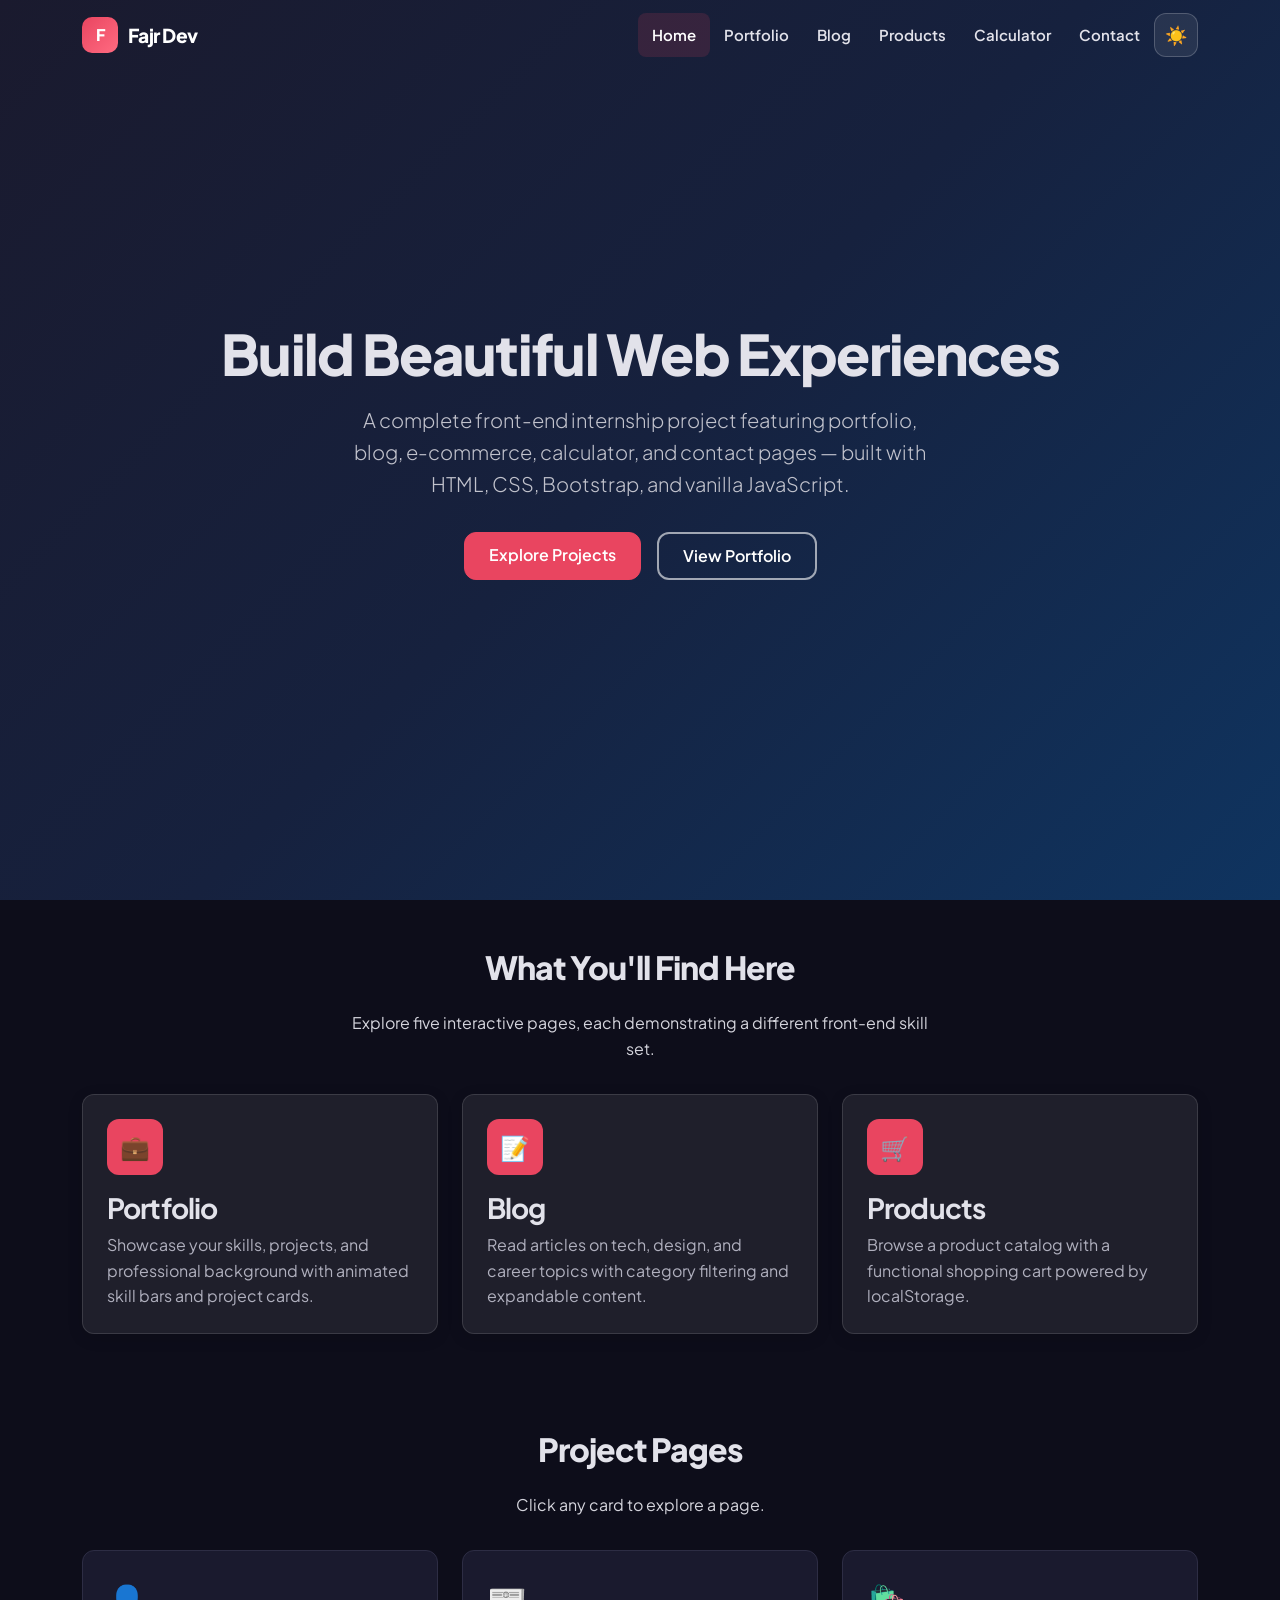
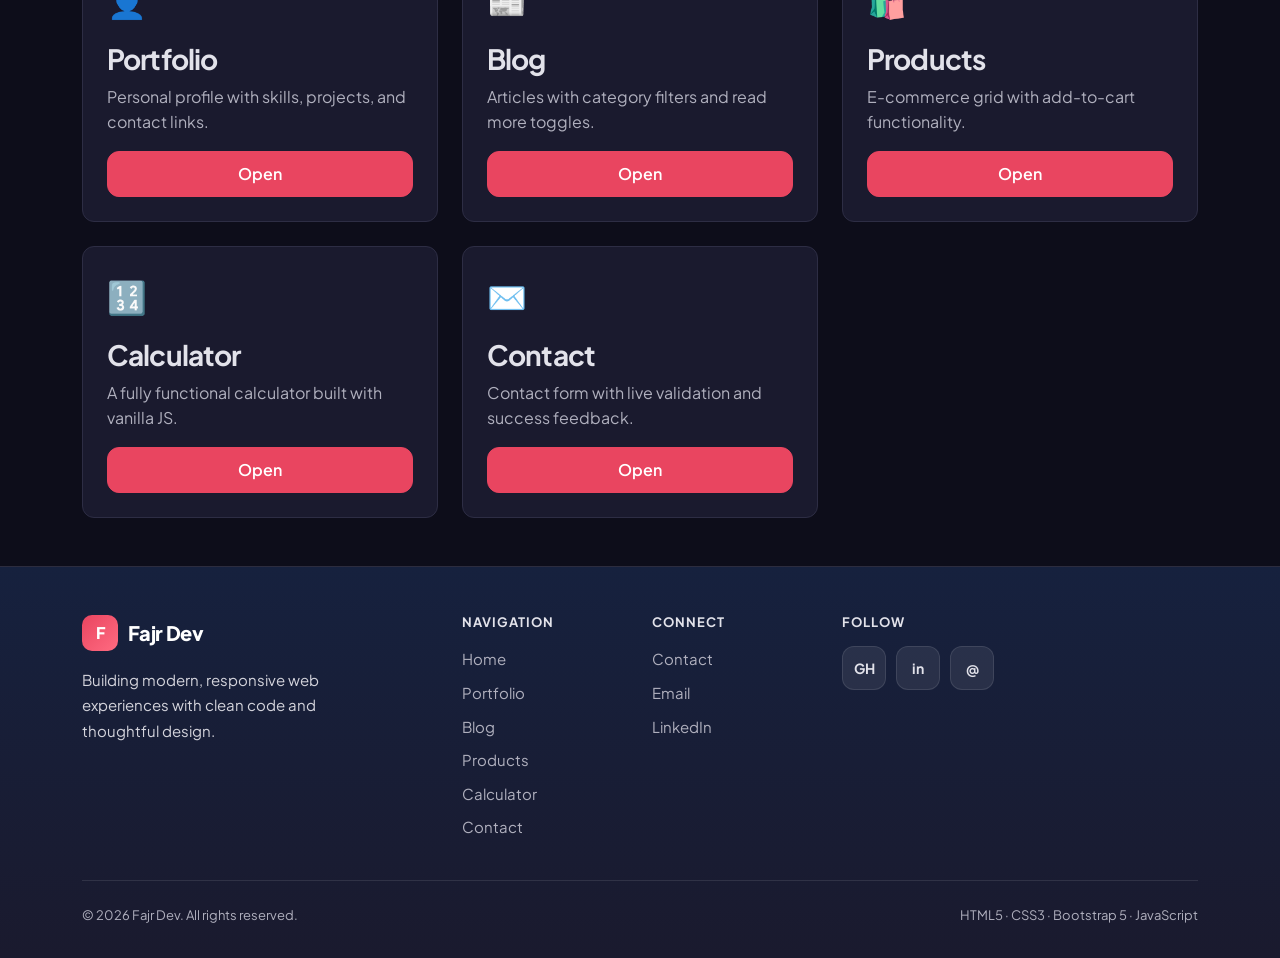
<file: index.html>
<!DOCTYPE html>
<html lang="en">
<head>
  <meta charset="UTF-8">
  <meta name="viewport" content="width=device-width, initial-scale=1.0">
  <meta name="description" content="Fajr Frontend Project — A hub showcasing portfolio, blog, products, calculator, and contact pages.">
  <title>Home | Fajr Frontend Project</title>
  <link rel="preconnect" href="https://fonts.googleapis.com">
  <link rel="preconnect" href="https://fonts.gstatic.com" crossorigin>
  <link href="https://fonts.googleapis.com/css2?family=Plus+Jakarta+Sans:wght@400;600;700;800&family=JetBrains+Mono&display=swap" rel="stylesheet">
  <link rel="stylesheet" href="https://cdn.jsdelivr.net/npm/bootstrap@5.3.3/dist/css/bootstrap.min.css">
  <link rel="stylesheet" href="css/style.css">
</head>
<body data-theme="dark">
  <div id="loader">
    <div class="loader-spinner" role="status" aria-label="Loading"></div>
  </div>

  <header class="site-header">
    <nav class="navbar navbar-expand-lg navbar-dark fixed-top" id="main-navbar">
      <div class="container navbar-container">
        <a class="navbar-brand" href="index.html">
          <span class="brand-mark" aria-hidden="true">F</span>
          <span class="brand-text">Fajr Dev</span>
        </a>
        <div class="navbar-toolbar">
          <button id="theme-toggle" class="theme-toggle-btn" type="button" aria-label="Switch to light mode">
            <span class="theme-icon" aria-hidden="true">☀️</span>
          </button>
          <button class="custom-toggler" type="button" data-bs-toggle="collapse" data-bs-target="#mainNav" aria-controls="mainNav" aria-expanded="false" aria-label="Toggle navigation">
            <span class="toggler-bar"></span>
            <span class="toggler-bar"></span>
            <span class="toggler-bar"></span>
          </button>
        </div>
        <div class="collapse navbar-collapse" id="mainNav">
          <ul class="navbar-nav ms-lg-auto">
            <li class="nav-item"><a class="nav-link" href="index.html">Home</a></li>
            <li class="nav-item"><a class="nav-link" href="pages/portfolio.html">Portfolio</a></li>
            <li class="nav-item"><a class="nav-link" href="pages/blog.html">Blog</a></li>
            <li class="nav-item"><a class="nav-link" href="pages/products.html">Products</a></li>
            <li class="nav-item"><a class="nav-link" href="pages/calculator.html">Calculator</a></li>
            <li class="nav-item"><a class="nav-link" href="pages/contact.html">Contact</a></li>
          </ul>
        </div>
      </div>
    </nav>
  </header>

  <main>
    <!-- ─── Hero ─── -->
    <section class="home-hero" aria-label="Hero">
      <div class="container">
        <h1>Build Beautiful Web Experiences</h1>
        <p class="lead">A complete front-end internship project featuring portfolio, blog, e-commerce, calculator, and contact pages — built with HTML, CSS, Bootstrap, and vanilla JavaScript.</p>
        <div class="hero-cta-group">
          <a href="#pages-grid" class="btn btn-accent">Explore Projects</a>
          <a href="pages/portfolio.html" class="btn btn-outline-light-custom">View Portfolio</a>
        </div>
      </div>
    </section>

    <!-- ─── Overview ─── -->
    <section class="section-padding" aria-labelledby="overview-heading">
      <div class="container">
        <h2 id="overview-heading" class="section-title text-center animate-on-scroll">What You'll Find Here</h2>
        <p class="section-subtitle text-center animate-on-scroll">Explore five interactive pages, each demonstrating a different front-end skill set.</p>
        <div class="row g-4">
          <div class="col-md-4">
            <article class="glass-card p-4 h-100 animate-on-scroll">
              <div class="overview-icon" aria-hidden="true">💼</div>
              <h3>Portfolio</h3>
              <p class="text-muted mb-0">Showcase your skills, projects, and professional background with animated skill bars and project cards.</p>
            </article>
          </div>
          <div class="col-md-4">
            <article class="glass-card p-4 h-100 animate-on-scroll">
              <div class="overview-icon" aria-hidden="true">📝</div>
              <h3>Blog</h3>
              <p class="text-muted mb-0">Read articles on tech, design, and career topics with category filtering and expandable content.</p>
            </article>
          </div>
          <div class="col-md-4">
            <article class="glass-card p-4 h-100 animate-on-scroll">
              <div class="overview-icon" aria-hidden="true">🛒</div>
              <h3>Products</h3>
              <p class="text-muted mb-0">Browse a product catalog with a functional shopping cart powered by localStorage.</p>
            </article>
          </div>
        </div>
      </div>
    </section>

    <!-- ─── Pages Grid ─── -->
    <section id="pages-grid" class="section-padding" aria-labelledby="pages-heading">
      <div class="container">
        <h2 id="pages-heading" class="section-title text-center animate-on-scroll">Project Pages</h2>
        <p class="section-subtitle text-center animate-on-scroll">Click any card to explore a page.</p>
        <div class="row row-cols-1 row-cols-md-2 row-cols-lg-3 g-4">
          <div class="col">
            <article class="page-card animate-on-scroll">
              <div class="page-card-icon" aria-hidden="true">👤</div>
              <h3>Portfolio</h3>
              <p class="text-muted">Personal profile with skills, projects, and contact links.</p>
              <a href="pages/portfolio.html" class="btn btn-accent">Open</a>
            </article>
          </div>
          <div class="col">
            <article class="page-card animate-on-scroll">
              <div class="page-card-icon" aria-hidden="true">📰</div>
              <h3>Blog</h3>
              <p class="text-muted">Articles with category filters and read more toggles.</p>
              <a href="pages/blog.html" class="btn btn-accent">Open</a>
            </article>
          </div>
          <div class="col">
            <article class="page-card animate-on-scroll">
              <div class="page-card-icon" aria-hidden="true">🛍️</div>
              <h3>Products</h3>
              <p class="text-muted">E-commerce grid with add-to-cart functionality.</p>
              <a href="pages/products.html" class="btn btn-accent">Open</a>
            </article>
          </div>
          <div class="col">
            <article class="page-card animate-on-scroll">
              <div class="page-card-icon" aria-hidden="true">🔢</div>
              <h3>Calculator</h3>
              <p class="text-muted">A fully functional calculator built with vanilla JS.</p>
              <a href="pages/calculator.html" class="btn btn-accent">Open</a>
            </article>
          </div>
          <div class="col">
            <article class="page-card animate-on-scroll">
              <div class="page-card-icon" aria-hidden="true">✉️</div>
              <h3>Contact</h3>
              <p class="text-muted">Contact form with live validation and success feedback.</p>
              <a href="pages/contact.html" class="btn btn-accent">Open</a>
            </article>
          </div>
        </div>
      </div>
    </section>

  </main>

  <footer class="site-footer">
    <div class="container">
      <div class="row g-4">
        <div class="col-lg-4 col-md-6">
          <a href="index.html" class="footer-brand">
            <span class="brand-mark" aria-hidden="true">F</span>
            Fajr Dev
          </a>
          <p class="footer-tagline">Building modern, responsive web experiences with clean code and thoughtful design.</p>
        </div>
        <div class="col-lg-2 col-md-3 col-6">
          <h3 class="footer-title">Navigation</h3>
          <ul class="footer-links">
            <li><a href="index.html">Home</a></li>
            <li><a href="pages/portfolio.html">Portfolio</a></li>
            <li><a href="pages/blog.html">Blog</a></li>
            <li><a href="pages/products.html">Products</a></li>
            <li><a href="pages/calculator.html">Calculator</a></li>
            <li><a href="pages/contact.html">Contact</a></li>
          </ul>
        </div>
        <div class="col-lg-2 col-md-3 col-6">
          <h3 class="footer-title">Connect</h3>
          <ul class="footer-links">
            <li><a href="pages/contact.html">Contact</a></li>
            <li><a href="mailto:fajr@example.com">Email</a></li>
            <li><a href="https://linkedin.com" target="_blank" rel="noopener noreferrer">LinkedIn</a></li>
          </ul>
        </div>
        <div class="col-lg-4 col-md-12">
          <h3 class="footer-title">Follow</h3>
          <div class="footer-social">
            <a href="https://github.com/Fajr-9/internship-Quick-" class="footer-social-link" target="_blank" rel="noopener noreferrer" aria-label="GitHub">GH</a>
            <a href="https://linkedin.com" class="footer-social-link" target="_blank" rel="noopener noreferrer" aria-label="LinkedIn">in</a>
            <a href="mailto:fajr@example.com" class="footer-social-link" aria-label="Email">@</a>
          </div>
        </div>
      </div>
      <div class="footer-divider"></div>
      <div class="footer-bottom">
        <span>&copy; 2026 Fajr Dev. All rights reserved.</span>
        <span>HTML5 · CSS3 · Bootstrap 5 · JavaScript</span>
      </div>
    </div>
  </footer>

  <button id="back-to-top" type="button" aria-label="Back to top">↑</button>

  <script src="https://cdn.jsdelivr.net/npm/bootstrap@5.3.3/dist/js/bootstrap.bundle.min.js"></script>
  <script src="js/main.js"></script>
</body>
</html>
</file>
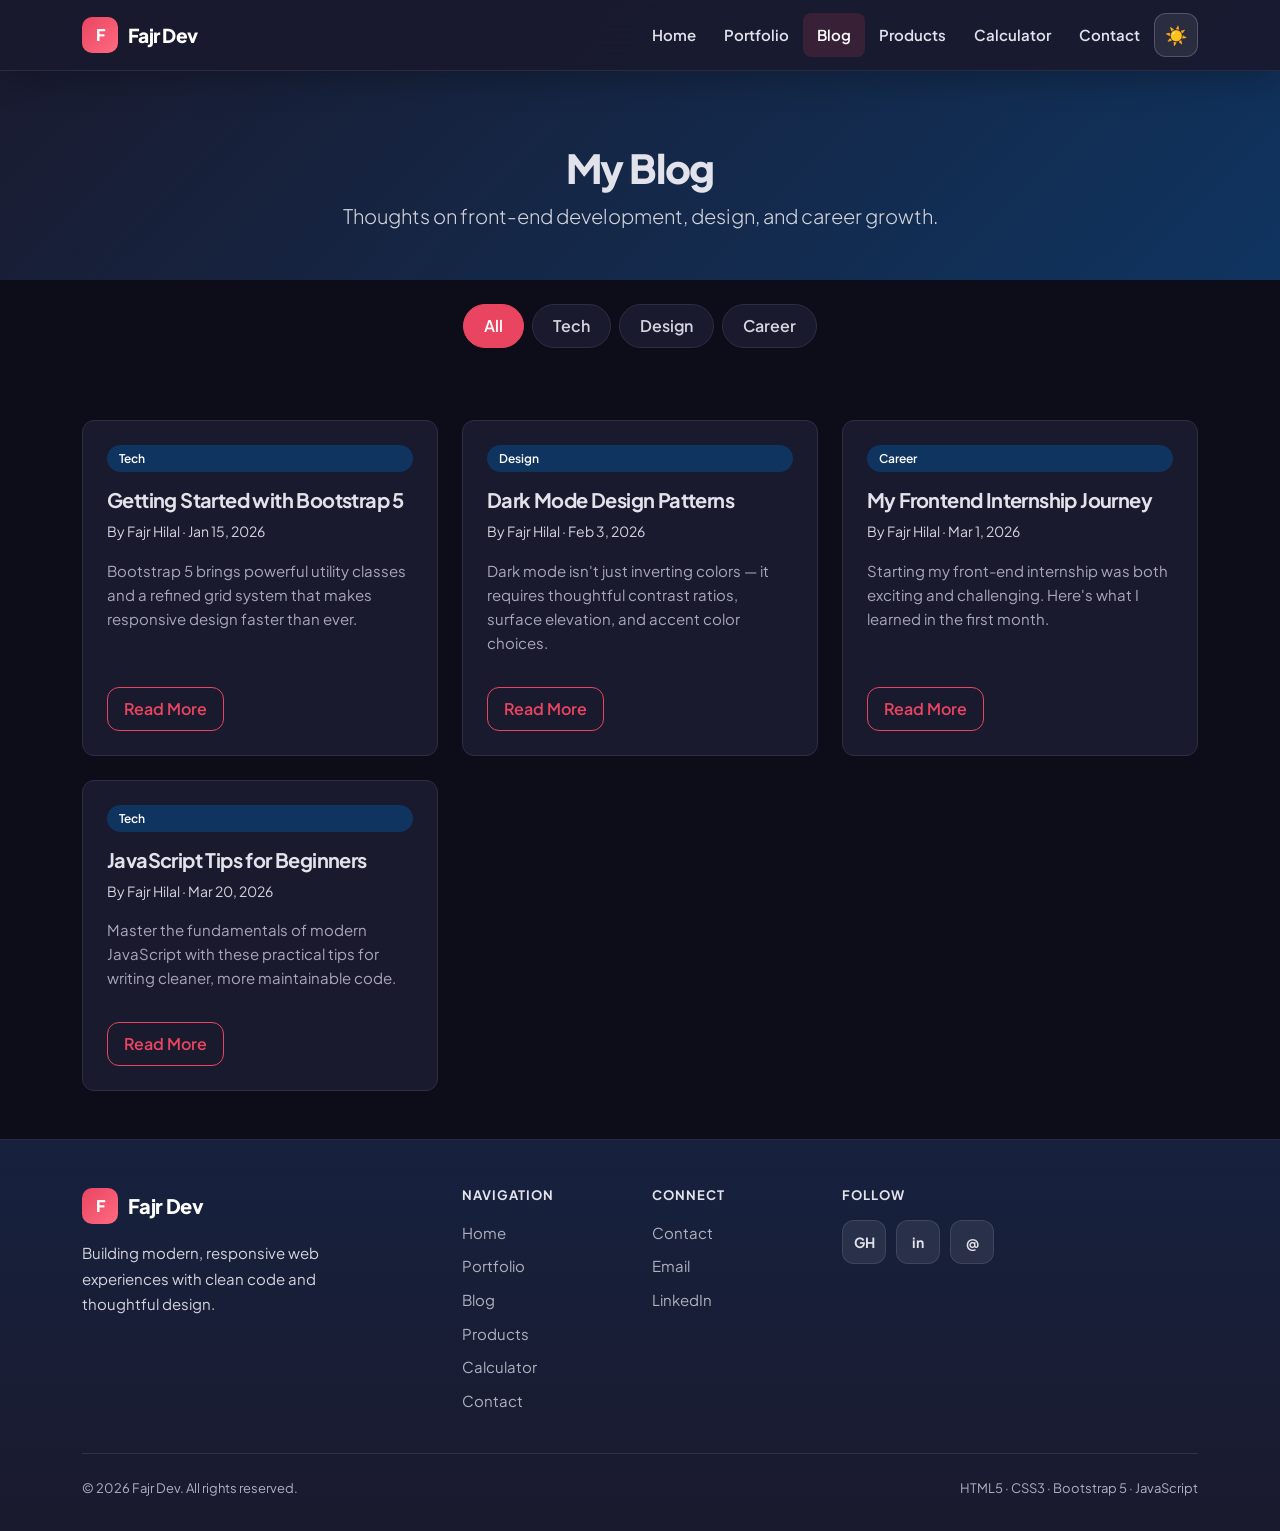
<file: pages/blog.html>
<!DOCTYPE html>
<html lang="en">
<head>
  <meta charset="UTF-8">
  <meta name="viewport" content="width=device-width, initial-scale=1.0">
  <meta name="description" content="Read articles on tech, design, and career topics from Fajr's front-end blog.">
  <title>Blog | Fajr Frontend Project</title>
  <link rel="preconnect" href="https://fonts.googleapis.com">
  <link rel="preconnect" href="https://fonts.gstatic.com" crossorigin>
  <link href="https://fonts.googleapis.com/css2?family=Plus+Jakarta+Sans:wght@400;600;700;800&family=JetBrains+Mono&display=swap" rel="stylesheet">
  <link rel="stylesheet" href="https://cdn.jsdelivr.net/npm/bootstrap@5.3.3/dist/css/bootstrap.min.css">
  <link rel="stylesheet" href="../css/style.css">
  <link rel="stylesheet" href="../css/blog.css">
</head>
<body data-theme="dark">
  <div id="loader">
    <div class="loader-spinner" role="status" aria-label="Loading"></div>
  </div>

  <header class="site-header">
    <nav class="navbar navbar-expand-lg navbar-dark fixed-top navbar-solid" id="main-navbar">
      <div class="container navbar-container">
        <a class="navbar-brand" href="../index.html">
          <span class="brand-mark" aria-hidden="true">F</span>
          <span class="brand-text">Fajr Dev</span>
        </a>
        <div class="navbar-toolbar">
          <button id="theme-toggle" class="theme-toggle-btn" type="button" aria-label="Switch to light mode">
            <span class="theme-icon" aria-hidden="true">☀️</span>
          </button>
          <button class="custom-toggler" type="button" data-bs-toggle="collapse" data-bs-target="#mainNav" aria-controls="mainNav" aria-expanded="false" aria-label="Toggle navigation">
            <span class="toggler-bar"></span>
            <span class="toggler-bar"></span>
            <span class="toggler-bar"></span>
          </button>
        </div>
        <div class="collapse navbar-collapse" id="mainNav">
          <ul class="navbar-nav ms-lg-auto">
            <li class="nav-item"><a class="nav-link" href="../index.html">Home</a></li>
            <li class="nav-item"><a class="nav-link" href="portfolio.html">Portfolio</a></li>
            <li class="nav-item"><a class="nav-link" href="blog.html">Blog</a></li>
            <li class="nav-item"><a class="nav-link" href="products.html">Products</a></li>
            <li class="nav-item"><a class="nav-link" href="calculator.html">Calculator</a></li>
            <li class="nav-item"><a class="nav-link" href="contact.html">Contact</a></li>
          </ul>
        </div>
      </div>
    </nav>
  </header>

  <main>
    <!-- ─── Hero ─── -->
    <section class="blog-hero" aria-labelledby="blog-heading">
      <div class="container page-hero-offset">
        <h1 id="blog-heading">My Blog</h1>
        <p class="lead mb-0">Thoughts on front-end development, design, and career growth.</p>
      </div>
    </section>

    <!-- ─── Category Pills ─── -->
    <section aria-label="Blog categories">
      <div class="container">
        <div class="category-pills">
          <button class="category-pill active" type="button" data-category="all">All</button>
          <button class="category-pill" type="button" data-category="tech">Tech</button>
          <button class="category-pill" type="button" data-category="design">Design</button>
          <button class="category-pill" type="button" data-category="career">Career</button>
        </div>
      </div>
    </section>

    <!-- ─── Blog Grid ─── -->
    <section class="blog-section" aria-label="Blog posts">
      <div class="container">
        <div class="row row-cols-1 row-cols-md-2 row-cols-lg-3 g-4">
          <div class="col">
            <article class="blog-card" data-category="tech">
              <span class="category-badge">Tech</span>
              <h5>Getting Started with Bootstrap 5</h5>
              <p class="blog-meta">By Fajr Hilal &middot; Jan 15, 2026</p>
              <p class="excerpt">Bootstrap 5 brings powerful utility classes and a refined grid system that makes responsive design faster than ever.</p>
              <p class="full-text d-none">Bootstrap 5 brings powerful utility classes and a refined grid system that makes responsive design faster than ever. In this post, we explore the new offcanvas component, updated form controls, and how to customize Bootstrap with CSS variables. Whether you're starting a new project or migrating from Bootstrap 4, these tips will help you hit the ground running.</p>
              <button class="read-more-btn" type="button">Read More</button>
            </article>
          </div>
          <div class="col">
            <article class="blog-card" data-category="design">
              <span class="category-badge">Design</span>
              <h5>Dark Mode Design Patterns</h5>
              <p class="blog-meta">By Fajr Hilal &middot; Feb 3, 2026</p>
              <p class="excerpt">Dark mode isn't just inverting colors — it requires thoughtful contrast ratios, surface elevation, and accent color choices.</p>
              <p class="full-text d-none">Dark mode isn't just inverting colors — it requires thoughtful contrast ratios, surface elevation, and accent color choices. Learn how to use CSS custom properties for seamless theme switching, avoid pure black backgrounds, and ensure readability across all components. We'll also cover localStorage persistence and respecting the user's system preference with prefers-color-scheme.</p>
              <button class="read-more-btn" type="button">Read More</button>
            </article>
          </div>
          <div class="col">
            <article class="blog-card" data-category="career">
              <span class="category-badge">Career</span>
              <h5>My Frontend Internship Journey</h5>
              <p class="blog-meta">By Fajr Hilal &middot; Mar 1, 2026</p>
              <p class="excerpt">Starting my front-end internship was both exciting and challenging. Here's what I learned in the first month.</p>
              <p class="full-text d-none">Starting my front-end internship was both exciting and challenging. Here's what I learned in the first month: the importance of semantic HTML, writing maintainable CSS with custom properties, and debugging with browser DevTools. Building real projects like this multi-page website taught me more than any tutorial ever could. My advice? Start building, break things, and learn from every mistake.</p>
              <button class="read-more-btn" type="button">Read More</button>
            </article>
          </div>
          <div class="col">
            <article class="blog-card" data-category="tech">
              <span class="category-badge">Tech</span>
              <h5>JavaScript Tips for Beginners</h5>
              <p class="blog-meta">By Fajr Hilal &middot; Mar 20, 2026</p>
              <p class="excerpt">Master the fundamentals of modern JavaScript with these practical tips for writing cleaner, more maintainable code.</p>
              <p class="full-text d-none">Master the fundamentals of modern JavaScript with these practical tips for writing cleaner, more maintainable code. Use const and let instead of var, embrace arrow functions for concise syntax, and leverage DOMContentLoaded for safe DOM manipulation. We'll also cover event delegation, localStorage for persistence, and why you should always use 'use strict' at the top of your scripts.</p>
              <button class="read-more-btn" type="button">Read More</button>
            </article>
          </div>
        </div>
      </div>
    </section>
  </main>

  <footer class="site-footer">
    <div class="container">
      <div class="row g-4">
        <div class="col-lg-4 col-md-6">
          <a href="../index.html" class="footer-brand">
            <span class="brand-mark" aria-hidden="true">F</span>
            Fajr Dev
          </a>
          <p class="footer-tagline">Building modern, responsive web experiences with clean code and thoughtful design.</p>
        </div>
        <div class="col-lg-2 col-md-3 col-6">
          <h3 class="footer-title">Navigation</h3>
          <ul class="footer-links">
            <li><a href="../index.html">Home</a></li>
            <li><a href="portfolio.html">Portfolio</a></li>
            <li><a href="blog.html">Blog</a></li>
            <li><a href="products.html">Products</a></li>
            <li><a href="calculator.html">Calculator</a></li>
            <li><a href="contact.html">Contact</a></li>
          </ul>
        </div>
        <div class="col-lg-2 col-md-3 col-6">
          <h3 class="footer-title">Connect</h3>
          <ul class="footer-links">
            <li><a href="contact.html">Contact</a></li>
            <li><a href="mailto:fajr@example.com">Email</a></li>
            <li><a href="https://linkedin.com" target="_blank" rel="noopener noreferrer">LinkedIn</a></li>
          </ul>
        </div>
        <div class="col-lg-4 col-md-12">
          <h3 class="footer-title">Follow</h3>
          <div class="footer-social">
            <a href="https://github.com/Fajr-9/internship-Quick-" class="footer-social-link" target="_blank" rel="noopener noreferrer" aria-label="GitHub">GH</a>
            <a href="https://linkedin.com" class="footer-social-link" target="_blank" rel="noopener noreferrer" aria-label="LinkedIn">in</a>
            <a href="mailto:fajr@example.com" class="footer-social-link" aria-label="Email">@</a>
          </div>
        </div>
      </div>
      <div class="footer-divider"></div>
      <div class="footer-bottom">
        <span>&copy; 2026 Fajr Dev. All rights reserved.</span>
        <span>HTML5 · CSS3 · Bootstrap 5 · JavaScript</span>
      </div>
    </div>
  </footer>

  <button id="back-to-top" type="button" aria-label="Back to top">↑</button>

  <script src="https://cdn.jsdelivr.net/npm/bootstrap@5.3.3/dist/js/bootstrap.bundle.min.js"></script>
  <script src="../js/main.js"></script>
  <script src="../js/blog.js"></script>
</body>
</html>
</file>
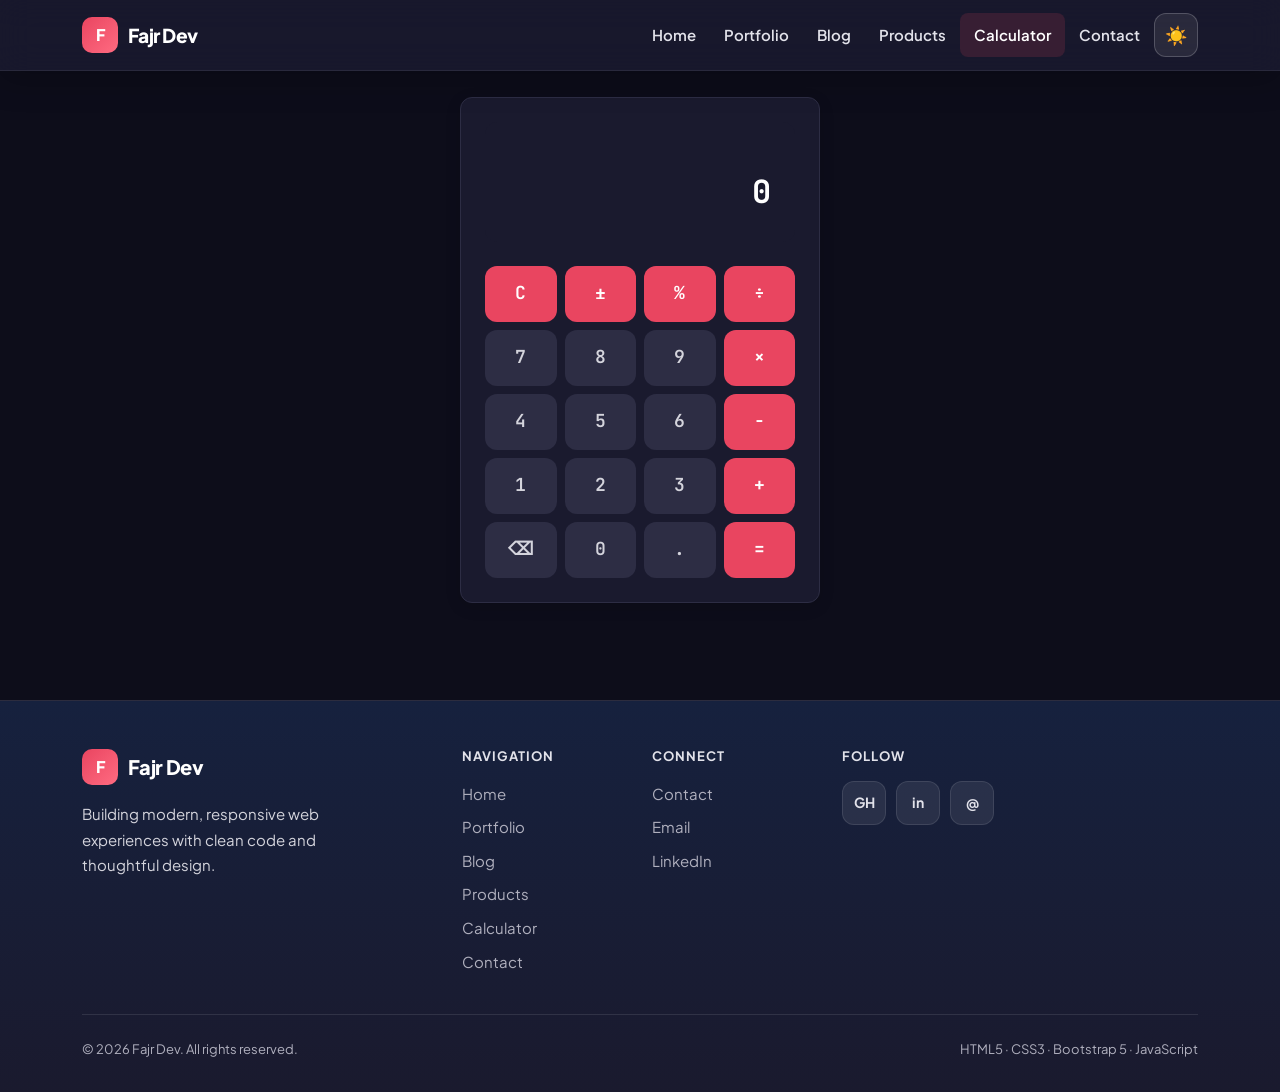
<file: pages/calculator.html>
<!DOCTYPE html>
<html lang="en">
<head>
  <meta charset="UTF-8">
  <meta name="viewport" content="width=device-width, initial-scale=1.0">
  <meta name="description" content="A responsive calculator built with vanilla JavaScript and CSS Grid.">
  <title>Calculator | Fajr Frontend Project</title>
  <link rel="preconnect" href="https://fonts.googleapis.com">
  <link rel="preconnect" href="https://fonts.gstatic.com" crossorigin>
  <link href="https://fonts.googleapis.com/css2?family=Plus+Jakarta+Sans:wght@400;600;700;800&family=JetBrains+Mono&display=swap" rel="stylesheet">
  <link rel="stylesheet" href="https://cdn.jsdelivr.net/npm/bootstrap@5.3.3/dist/css/bootstrap.min.css">
  <link rel="stylesheet" href="../css/style.css">
  <link rel="stylesheet" href="../css/calculator.css">
</head>
<body data-theme="dark">
  <div id="loader">
    <div class="loader-spinner" role="status" aria-label="Loading"></div>
  </div>

  <header class="site-header">
    <nav class="navbar navbar-expand-lg navbar-dark fixed-top navbar-solid" id="main-navbar">
      <div class="container navbar-container">
        <a class="navbar-brand" href="../index.html">
          <span class="brand-mark" aria-hidden="true">F</span>
          <span class="brand-text">Fajr Dev</span>
        </a>
        <div class="navbar-toolbar">
          <button id="theme-toggle" class="theme-toggle-btn" type="button" aria-label="Switch to light mode">
            <span class="theme-icon" aria-hidden="true">☀️</span>
          </button>
          <button class="custom-toggler" type="button" data-bs-toggle="collapse" data-bs-target="#mainNav" aria-controls="mainNav" aria-expanded="false" aria-label="Toggle navigation">
            <span class="toggler-bar"></span>
            <span class="toggler-bar"></span>
            <span class="toggler-bar"></span>
          </button>
        </div>
        <div class="collapse navbar-collapse" id="mainNav">
          <ul class="navbar-nav ms-lg-auto">
            <li class="nav-item"><a class="nav-link" href="../index.html">Home</a></li>
            <li class="nav-item"><a class="nav-link" href="portfolio.html">Portfolio</a></li>
            <li class="nav-item"><a class="nav-link" href="blog.html">Blog</a></li>
            <li class="nav-item"><a class="nav-link" href="products.html">Products</a></li>
            <li class="nav-item"><a class="nav-link" href="calculator.html">Calculator</a></li>
            <li class="nav-item"><a class="nav-link" href="contact.html">Contact</a></li>
          </ul>
        </div>
      </div>
    </nav>
  </header>

  <main>
    <section class="calculator-section page-hero-offset" aria-label="Calculator">
      <div class="calculator-card">
        <div class="calculator-display">
          <div class="display-expression" aria-live="polite"></div>
          <div class="display-result" aria-live="polite">0</div>
        </div>
        <div class="calculator-grid">
          <button class="calc-btn operator" type="button" data-value="C">C</button>
          <button class="calc-btn operator" type="button" data-value="±">±</button>
          <button class="calc-btn operator" type="button" data-value="%">%</button>
          <button class="calc-btn operator" type="button" data-value="/">÷</button>

          <button class="calc-btn" type="button" data-value="7">7</button>
          <button class="calc-btn" type="button" data-value="8">8</button>
          <button class="calc-btn" type="button" data-value="9">9</button>
          <button class="calc-btn operator" type="button" data-value="*">×</button>

          <button class="calc-btn" type="button" data-value="4">4</button>
          <button class="calc-btn" type="button" data-value="5">5</button>
          <button class="calc-btn" type="button" data-value="6">6</button>
          <button class="calc-btn operator" type="button" data-value="-">−</button>

          <button class="calc-btn" type="button" data-value="1">1</button>
          <button class="calc-btn" type="button" data-value="2">2</button>
          <button class="calc-btn" type="button" data-value="3">3</button>
          <button class="calc-btn operator" type="button" data-value="+">+</button>

          <button class="calc-btn" type="button" data-value="⌫">⌫</button>
          <button class="calc-btn" type="button" data-value="0">0</button>
          <button class="calc-btn" type="button" data-value=".">.</button>
          <button class="calc-btn equals" type="button" data-value="=">=</button>
        </div>
      </div>
    </section>
  </main>

  <footer class="site-footer">
    <div class="container">
      <div class="row g-4">
        <div class="col-lg-4 col-md-6">
          <a href="../index.html" class="footer-brand">
            <span class="brand-mark" aria-hidden="true">F</span>
            Fajr Dev
          </a>
          <p class="footer-tagline">Building modern, responsive web experiences with clean code and thoughtful design.</p>
        </div>
        <div class="col-lg-2 col-md-3 col-6">
          <h3 class="footer-title">Navigation</h3>
          <ul class="footer-links">
            <li><a href="../index.html">Home</a></li>
            <li><a href="portfolio.html">Portfolio</a></li>
            <li><a href="blog.html">Blog</a></li>
            <li><a href="products.html">Products</a></li>
            <li><a href="calculator.html">Calculator</a></li>
            <li><a href="contact.html">Contact</a></li>
          </ul>
        </div>
        <div class="col-lg-2 col-md-3 col-6">
          <h3 class="footer-title">Connect</h3>
          <ul class="footer-links">
            <li><a href="contact.html">Contact</a></li>
            <li><a href="mailto:fajr@example.com">Email</a></li>
            <li><a href="https://linkedin.com" target="_blank" rel="noopener noreferrer">LinkedIn</a></li>
          </ul>
        </div>
        <div class="col-lg-4 col-md-12">
          <h3 class="footer-title">Follow</h3>
          <div class="footer-social">
            <a href="https://github.com/Fajr-9/internship-Quick-" class="footer-social-link" target="_blank" rel="noopener noreferrer" aria-label="GitHub">GH</a>
            <a href="https://linkedin.com" class="footer-social-link" target="_blank" rel="noopener noreferrer" aria-label="LinkedIn">in</a>
            <a href="mailto:fajr@example.com" class="footer-social-link" aria-label="Email">@</a>
          </div>
        </div>
      </div>
      <div class="footer-divider"></div>
      <div class="footer-bottom">
        <span>&copy; 2026 Fajr Dev. All rights reserved.</span>
        <span>HTML5 · CSS3 · Bootstrap 5 · JavaScript</span>
      </div>
    </div>
  </footer>

  <button id="back-to-top" type="button" aria-label="Back to top">↑</button>

  <script src="https://cdn.jsdelivr.net/npm/bootstrap@5.3.3/dist/js/bootstrap.bundle.min.js"></script>
  <script src="../js/main.js"></script>
  <script src="../js/calculator.js"></script>
</body>
</html>
</file>
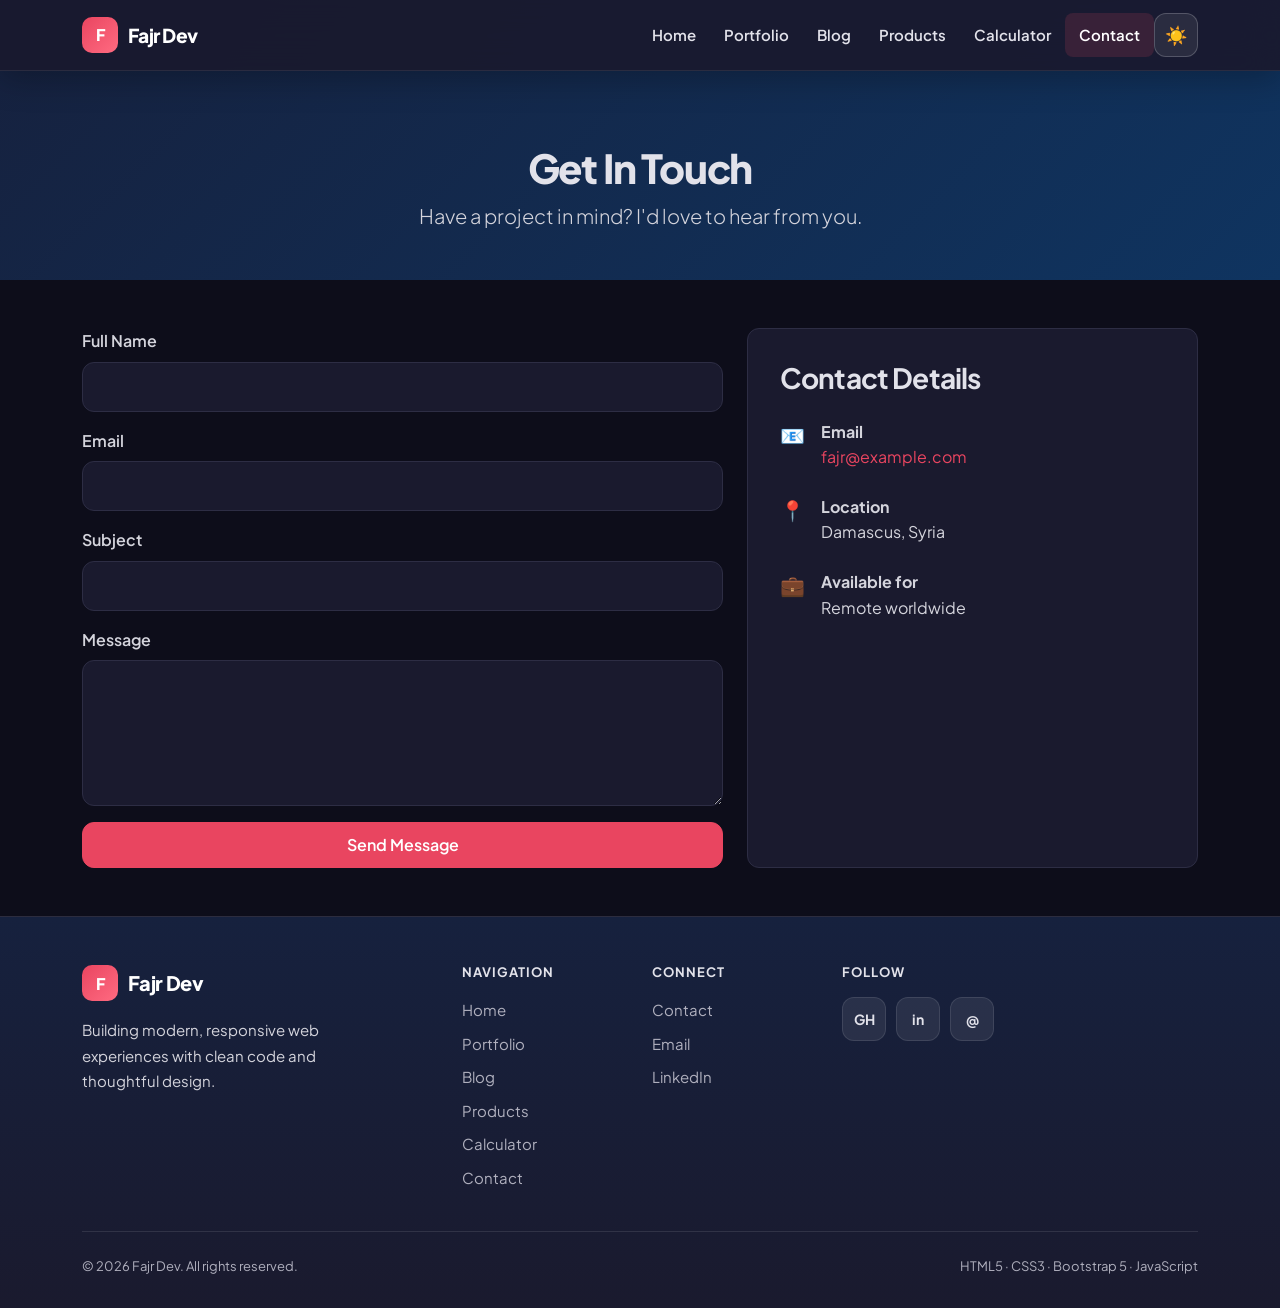
<file: pages/contact.html>
<!DOCTYPE html>
<html lang="en">
<head>
  <meta charset="UTF-8">
  <meta name="viewport" content="width=device-width, initial-scale=1.0">
  <meta name="description" content="Get in touch with Fajr — send a message via the contact form.">
  <title>Contact | Fajr Frontend Project</title>
  <link rel="preconnect" href="https://fonts.googleapis.com">
  <link rel="preconnect" href="https://fonts.gstatic.com" crossorigin>
  <link href="https://fonts.googleapis.com/css2?family=Plus+Jakarta+Sans:wght@400;600;700;800&family=JetBrains+Mono&display=swap" rel="stylesheet">
  <link rel="stylesheet" href="https://cdn.jsdelivr.net/npm/bootstrap@5.3.3/dist/css/bootstrap.min.css">
  <link rel="stylesheet" href="../css/style.css">
  <link rel="stylesheet" href="../css/contact.css">
</head>
<body data-theme="dark">
  <div id="loader">
    <div class="loader-spinner" role="status" aria-label="Loading"></div>
  </div>

  <header class="site-header">
    <nav class="navbar navbar-expand-lg navbar-dark fixed-top navbar-solid" id="main-navbar">
      <div class="container navbar-container">
        <a class="navbar-brand" href="../index.html">
          <span class="brand-mark" aria-hidden="true">F</span>
          <span class="brand-text">Fajr Dev</span>
        </a>
        <div class="navbar-toolbar">
          <button id="theme-toggle" class="theme-toggle-btn" type="button" aria-label="Switch to light mode">
            <span class="theme-icon" aria-hidden="true">☀️</span>
          </button>
          <button class="custom-toggler" type="button" data-bs-toggle="collapse" data-bs-target="#mainNav" aria-controls="mainNav" aria-expanded="false" aria-label="Toggle navigation">
            <span class="toggler-bar"></span>
            <span class="toggler-bar"></span>
            <span class="toggler-bar"></span>
          </button>
        </div>
        <div class="collapse navbar-collapse" id="mainNav">
          <ul class="navbar-nav ms-lg-auto">
            <li class="nav-item"><a class="nav-link" href="../index.html">Home</a></li>
            <li class="nav-item"><a class="nav-link" href="portfolio.html">Portfolio</a></li>
            <li class="nav-item"><a class="nav-link" href="blog.html">Blog</a></li>
            <li class="nav-item"><a class="nav-link" href="products.html">Products</a></li>
            <li class="nav-item"><a class="nav-link" href="calculator.html">Calculator</a></li>
            <li class="nav-item"><a class="nav-link" href="contact.html">Contact</a></li>
          </ul>
        </div>
      </div>
    </nav>
  </header>

  <main>
    <!-- ─── Hero ─── -->
    <section class="contact-hero" aria-labelledby="contact-heading">
      <div class="container page-hero-offset">
        <h1 id="contact-heading">Get In Touch</h1>
        <p class="lead mb-0">Have a project in mind? I'd love to hear from you.</p>
      </div>
    </section>

    <!-- ─── Contact Form ─── -->
    <section class="contact-section" aria-label="Contact form and information">
      <div class="container">
        <div class="row g-4">
          <div class="col-lg-7">
            <form id="consultation-form" class="contact-form" novalidate>
              <div class="mb-3">
                <label for="full-name" class="form-label">Full Name</label>
                <input type="text" class="form-control" id="full-name" name="fullName" required>
              </div>
              <div class="mb-3">
                <label for="email" class="form-label">Email</label>
                <input type="email" class="form-control" id="email" name="email" required>
              </div>
              <div class="mb-3">
                <label for="subject" class="form-label">Subject</label>
                <input type="text" class="form-control" id="subject" name="subject" required>
              </div>
              <div class="mb-3">
                <label for="message" class="form-label">Message</label>
                <textarea class="form-control" id="message" name="message" rows="5" required></textarea>
              </div>
              <button type="submit" class="btn btn-accent w-100">Send Message</button>
            </form>
            <div id="form-alert" class="alert alert-success mt-3 d-none" role="alert">
              Message sent! I'll get back to you soon.
            </div>
          </div>
          <div class="col-lg-5">
            <div class="contact-info-card">
              <h3>Contact Details</h3>
              <div class="contact-detail">
                <span aria-hidden="true">📧</span>
                <div>
                  <strong>Email</strong><br>
                  <a href="mailto:fajr@example.com">fajr@example.com</a>
                </div>
              </div>
              <div class="contact-detail">
                <span aria-hidden="true">📍</span>
                <div>
                  <strong>Location</strong><br>
                  Damascus, Syria
                </div>
              </div>
              <div class="contact-detail mb-0">
                <span aria-hidden="true">💼</span>
                <div>
                  <strong>Available for</strong><br>
                  Remote worldwide
                </div>
              </div>
            </div>
          </div>
        </div>
      </div>
    </section>
  </main>

  <footer class="site-footer">
    <div class="container">
      <div class="row g-4">
        <div class="col-lg-4 col-md-6">
          <a href="../index.html" class="footer-brand">
            <span class="brand-mark" aria-hidden="true">F</span>
            Fajr Dev
          </a>
          <p class="footer-tagline">Building modern, responsive web experiences with clean code and thoughtful design.</p>
        </div>
        <div class="col-lg-2 col-md-3 col-6">
          <h3 class="footer-title">Navigation</h3>
          <ul class="footer-links">
            <li><a href="../index.html">Home</a></li>
            <li><a href="portfolio.html">Portfolio</a></li>
            <li><a href="blog.html">Blog</a></li>
            <li><a href="products.html">Products</a></li>
            <li><a href="calculator.html">Calculator</a></li>
            <li><a href="contact.html">Contact</a></li>
          </ul>
        </div>
        <div class="col-lg-2 col-md-3 col-6">
          <h3 class="footer-title">Connect</h3>
          <ul class="footer-links">
            <li><a href="contact.html">Contact</a></li>
            <li><a href="mailto:fajr@example.com">Email</a></li>
            <li><a href="https://linkedin.com" target="_blank" rel="noopener noreferrer">LinkedIn</a></li>
          </ul>
        </div>
        <div class="col-lg-4 col-md-12">
          <h3 class="footer-title">Follow</h3>
          <div class="footer-social">
            <a href="https://github.com/Fajr-9/internship-Quick-" class="footer-social-link" target="_blank" rel="noopener noreferrer" aria-label="GitHub">GH</a>
            <a href="https://linkedin.com" class="footer-social-link" target="_blank" rel="noopener noreferrer" aria-label="LinkedIn">in</a>
            <a href="mailto:fajr@example.com" class="footer-social-link" aria-label="Email">@</a>
          </div>
        </div>
      </div>
      <div class="footer-divider"></div>
      <div class="footer-bottom">
        <span>&copy; 2026 Fajr Dev. All rights reserved.</span>
        <span>HTML5 · CSS3 · Bootstrap 5 · JavaScript</span>
      </div>
    </div>
  </footer>

  <button id="back-to-top" type="button" aria-label="Back to top">↑</button>

  <script src="https://cdn.jsdelivr.net/npm/bootstrap@5.3.3/dist/js/bootstrap.bundle.min.js"></script>
  <script src="../js/main.js"></script>
  <script src="../js/contact.js"></script>
</body>
</html>
</file>
<file: css/style.css>
/* ─── CSS Custom Properties ─── */
:root {
  --color-primary: #1A1A2E;
  --color-secondary: #16213E;
  --color-brand: #0F3460;
  --color-accent: #E94560;
  --color-bg: #F4F6FB;
  --color-surface: #FFFFFF;
  --color-border: #E2E8F0;
  --color-text: #1E293B;
  --color-muted: #64748B;
  --color-silver: #D4D4DC;
  --color-silver-muted: #A8A8B8;
  --font-sans: 'Plus Jakarta Sans', sans-serif;
  --font-mono: 'JetBrains Mono', monospace;
  --radius-md: 12px;
  --shadow-md: 0 4px 16px rgba(0, 0, 0, 0.12);
  --transition: 0.25s cubic-bezier(0.4, 0, 0.2, 1);
  --spacing-xs: 0.5rem;
  --spacing-sm: 1rem;
  --spacing-md: 1.5rem;
  --spacing-lg: 2rem;
  --spacing-xl: 3rem;
}

/* ─── Dark Theme ─── */
body[data-theme='dark'] {
  --color-bg: #0D0D1A;
  --color-surface: #1A1A2E;
  --color-border: #2D2D44;
  --color-text: #D4D4DC;
  --color-muted: #A8A8B8;
  --color-silver: #E2E2EA;
  --color-silver-muted: #B0B0BE;
}

/* ─── Base ─── */
*,
*::before,
*::after {
  box-sizing: border-box;
}

html {
  scroll-behavior: smooth;
}

body {
  font-family: var(--font-sans);
  background-color: var(--color-bg);
  color: var(--color-text);
  line-height: 1.6;
  min-height: 100vh;
  display: flex;
  flex-direction: column;
  transition: background-color var(--transition), color var(--transition);
}

h1,
h2,
h3,
h4,
h5,
h6 {
  letter-spacing: -0.03em;
  font-weight: 700;
}

h1 {
  font-weight: 800;
}

body[data-theme='dark'] h1,
body[data-theme='dark'] h2,
body[data-theme='dark'] h3,
body[data-theme='dark'] h4,
body[data-theme='dark'] h5,
body[data-theme='dark'] h6 {
  color: var(--color-silver);
}

body[data-theme='dark'] p,
body[data-theme='dark'] li,
body[data-theme='dark'] label {
  color: var(--color-text);
}

body[data-theme='dark'] .text-muted {
  color: var(--color-silver-muted) !important;
}

main {
  flex: 1;
}

a {
  color: var(--color-accent);
  text-decoration: none;
  transition: color var(--transition);
}

a:hover {
  color: var(--color-brand);
}

img {
  max-width: 100%;
  height: auto;
}

/* ─── Loader ─── */
#loader {
  position: fixed;
  inset: 0;
  z-index: 9999;
  display: flex;
  align-items: center;
  justify-content: center;
  background-color: var(--color-primary);
  transition: opacity 0.6s ease;
}

#loader.fade-out {
  opacity: 0;
  pointer-events: none;
}

.loader-spinner {
  width: 48px;
  height: 48px;
  border: 4px solid rgba(255, 255, 255, 0.2);
  border-top-color: var(--color-accent);
  border-radius: 50%;
  animation: spin 0.8s linear infinite;
}

@keyframes spin {
  to {
    transform: rotate(360deg);
  }
}

/* ─── Navbar ─── */
.site-header {
  position: relative;
  z-index: 1030;
}

.navbar {
  background-color: transparent;
  padding: 0.75rem 0;
  transition: background-color var(--transition), box-shadow var(--transition), border-color var(--transition);
}

.navbar-solid,
.navbar-scrolled {
  background: rgba(26, 26, 46, 0.92) !important;
  backdrop-filter: blur(16px);
  -webkit-backdrop-filter: blur(16px);
  border-bottom: 1px solid rgba(255, 255, 255, 0.08);
  box-shadow: 0 8px 32px rgba(0, 0, 0, 0.25);
}

.navbar-container {
  display: flex;
  flex-wrap: wrap;
  align-items: center;
}

.navbar-brand {
  display: inline-flex;
  align-items: center;
  gap: 0.625rem;
  font-weight: 800;
  letter-spacing: -0.03em;
  color: #FFFFFF !important;
  font-size: 1.2rem;
  transition: color var(--transition), transform var(--transition);
}

.navbar-brand:hover {
  color: #FFFFFF !important;
  transform: translateY(-1px);
}

.brand-mark {
  display: inline-flex;
  align-items: center;
  justify-content: center;
  width: 36px;
  height: 36px;
  background: linear-gradient(135deg, var(--color-accent), #ff6b81);
  color: #fff;
  font-weight: 800;
  font-size: 1rem;
  border-radius: 10px;
  flex-shrink: 0;
}

.brand-text {
  color: #FFFFFF;
}

.navbar-toolbar {
  display: flex;
  align-items: center;
  gap: 0.5rem;
  margin-left: auto;
}

.navbar-collapse {
  flex-basis: 100%;
  flex-grow: 1;
}

.navbar .nav-link {
  color: var(--color-silver) !important;
  font-weight: 600;
  font-size: 0.9375rem;
  padding: 0.625rem 1rem !important;
  min-height: 44px;
  display: flex;
  align-items: center;
  border-radius: 8px;
  transition: color var(--transition), background-color var(--transition);
}

.navbar .nav-link:hover {
  color: #FFFFFF !important;
  background-color: rgba(255, 255, 255, 0.06);
}

.navbar .nav-link.active {
  color: #FFFFFF !important;
  background-color: rgba(233, 69, 96, 0.15);
}

.navbar-nav {
  padding: 0.75rem 0;
}

/* ─── Custom Toggler ─── */
.custom-toggler {
  display: flex;
  flex-direction: column;
  justify-content: center;
  align-items: center;
  gap: 5px;
  width: 44px;
  height: 44px;
  padding: 0;
  border: 1px solid rgba(255, 255, 255, 0.2);
  border-radius: var(--radius-md);
  background: rgba(255, 255, 255, 0.08);
  cursor: pointer;
  transition: background-color var(--transition), border-color var(--transition);
}

.custom-toggler:hover {
  background: rgba(255, 255, 255, 0.14);
  border-color: rgba(255, 255, 255, 0.35);
}

.custom-toggler:focus-visible {
  outline: 2px solid var(--color-accent);
  outline-offset: 2px;
}

.toggler-bar {
  display: block;
  width: 20px;
  height: 2px;
  background-color: #FFFFFF;
  border-radius: 2px;
  transition: transform var(--transition), opacity var(--transition);
}

.custom-toggler.is-open .toggler-bar:nth-child(1) {
  transform: translateY(7px) rotate(45deg);
}

.custom-toggler.is-open .toggler-bar:nth-child(2) {
  opacity: 0;
}

.custom-toggler.is-open .toggler-bar:nth-child(3) {
  transform: translateY(-7px) rotate(-45deg);
}

/* ─── Theme Toggle ─── */
.theme-toggle-btn {
  display: inline-flex;
  align-items: center;
  justify-content: center;
  width: 44px;
  height: 44px;
  border: 1px solid rgba(255, 255, 255, 0.2);
  background: rgba(255, 255, 255, 0.08);
  color: #fff;
  border-radius: var(--radius-md);
  cursor: pointer;
  font-size: 1.125rem;
  flex-shrink: 0;
  transition: background-color var(--transition), border-color var(--transition), transform var(--transition);
}

.theme-toggle-btn:hover {
  background: rgba(255, 255, 255, 0.14);
  border-color: rgba(255, 255, 255, 0.35);
  transform: scale(1.05);
}

.theme-toggle-btn:focus-visible {
  outline: 2px solid var(--color-accent);
  outline-offset: 2px;
}

@media (min-width: 992px) {
  .custom-toggler {
    display: none;
  }

  .navbar-toolbar {
    margin-left: 0;
    order: 3;
  }

  .navbar-collapse {
    flex-basis: auto;
    flex-grow: 1;
    order: 2;
  }

  .navbar-nav {
    padding: 0;
  }

  .navbar .nav-link {
    padding: 0.5rem 0.875rem !important;
  }
}

@media (max-width: 991.98px) {
  .navbar-collapse {
    margin-top: 0.75rem;
    padding: 0.5rem;
    background: rgba(15, 15, 30, 0.6);
    border: 1px solid rgba(255, 255, 255, 0.08);
    border-radius: var(--radius-md);
  }

  .navbar .nav-link {
    padding: 0.75rem 1rem !important;
  }
}

/* ─── Glass Card ─── */
.glass-card {
  background: rgba(255, 255, 255, 0.08);
  backdrop-filter: blur(12px);
  -webkit-backdrop-filter: blur(12px);
  border: 1px solid rgba(255, 255, 255, 0.12);
  border-radius: var(--radius-md);
  box-shadow: var(--shadow-md);
  transition: transform var(--transition), box-shadow var(--transition);
}

body[data-theme='light'] .glass-card {
  background: rgba(255, 255, 255, 0.75);
  border-color: var(--color-border);
}

body[data-theme='dark'] .glass-card {
  color: var(--color-text);
}

body[data-theme='dark'] .glass-card h3 {
  color: var(--color-silver);
}

.glass-card:hover {
  transform: translateY(-4px);
  box-shadow: 0 8px 24px rgba(0, 0, 0, 0.15);
}

/* ─── Buttons ─── */
.btn-accent {
  background-color: var(--color-accent);
  border-color: var(--color-accent);
  color: #fff;
  font-weight: 600;
  border-radius: var(--radius-md);
  padding: 0.625rem 1.5rem;
  min-height: 44px;
  transition: background-color var(--transition), transform var(--transition);
}

.btn-accent:hover {
  background-color: #d63d56;
  border-color: #d63d56;
  color: #fff;
  transform: translateY(-2px);
}

.btn-outline-light-custom {
  border: 2px solid rgba(255, 255, 255, 0.6);
  color: #fff;
  font-weight: 600;
  border-radius: var(--radius-md);
  padding: 0.625rem 1.5rem;
  min-height: 44px;
  background: transparent;
  transition: background-color var(--transition), border-color var(--transition);
}

.btn-outline-light-custom:hover {
  background-color: rgba(255, 255, 255, 0.1);
  border-color: #fff;
  color: #fff;
}

/* ─── Page Hero Offset ─── */
.page-hero-offset {
  padding-top: 6rem;
}

.portfolio-hero .container.page-hero-offset {
  padding-top: 6rem;
}

/* ─── Section ─── */
.section-padding {
  padding: var(--spacing-xl) 0;
}

.section-title {
  font-weight: 800;
  letter-spacing: -0.03em;
  margin-bottom: var(--spacing-md);
}

.section-subtitle {
  color: var(--color-muted);
  max-width: 600px;
  margin: 0 auto var(--spacing-lg);
}

/* ─── Scroll Animations ─── */
.animate-on-scroll {
  opacity: 0;
  transform: translateY(20px);
}

.animate-on-scroll.visible {
  opacity: 1;
  transform: none;
  transition: opacity 0.5s ease, transform 0.5s ease;
}

/* ─── Back to Top ─── */
#back-to-top {
  position: fixed;
  bottom: 2rem;
  right: 2rem;
  width: 44px;
  height: 44px;
  border: none;
  border-radius: 50%;
  background-color: var(--color-accent);
  color: #fff;
  font-size: 1.25rem;
  cursor: pointer;
  display: none;
  align-items: center;
  justify-content: center;
  z-index: 1000;
  box-shadow: var(--shadow-md);
  transition: opacity var(--transition), transform var(--transition);
}

#back-to-top.visible {
  display: flex;
}

#back-to-top:hover {
  transform: translateY(-3px);
}

/* ─── Footer ─── */
.site-footer {
  background: linear-gradient(180deg, var(--color-secondary) 0%, var(--color-primary) 100%);
  color: var(--color-silver-muted);
  padding: var(--spacing-xl) 0 var(--spacing-lg);
  margin-top: auto;
  border-top: 1px solid rgba(255, 255, 255, 0.08);
}

.footer-brand {
  display: inline-flex;
  align-items: center;
  gap: 0.625rem;
  font-weight: 800;
  font-size: 1.25rem;
  color: #FFFFFF !important;
  margin-bottom: var(--spacing-sm);
  letter-spacing: -0.03em;
}

.footer-brand:hover {
  color: #FFFFFF !important;
}

.footer-tagline {
  color: var(--color-silver-muted);
  font-size: 0.9375rem;
  line-height: 1.7;
  max-width: 280px;
  margin-bottom: 0;
}

.footer-title {
  font-size: 0.8125rem;
  font-weight: 700;
  text-transform: uppercase;
  letter-spacing: 0.08em;
  color: var(--color-silver);
  margin-bottom: var(--spacing-sm);
}

.footer-links {
  list-style: none;
  padding: 0;
  margin: 0;
}

.footer-links li {
  margin-bottom: 0.5rem;
}

.footer-links a {
  color: var(--color-silver-muted);
  font-size: 0.9375rem;
  transition: color var(--transition), padding-left var(--transition);
}

.footer-links a:hover {
  color: var(--color-accent);
  padding-left: 4px;
}

.footer-social {
  display: flex;
  gap: 0.625rem;
  flex-wrap: wrap;
}

.footer-social-link {
  display: inline-flex;
  align-items: center;
  justify-content: center;
  width: 44px;
  height: 44px;
  border-radius: var(--radius-md);
  background: rgba(255, 255, 255, 0.08);
  border: 1px solid rgba(255, 255, 255, 0.1);
  color: var(--color-silver);
  font-weight: 700;
  font-size: 0.875rem;
  transition: background-color var(--transition), transform var(--transition), border-color var(--transition), color var(--transition);
}

.footer-social-link:hover {
  background-color: var(--color-accent);
  border-color: var(--color-accent);
  transform: translateY(-3px);
  color: #fff;
}

.footer-divider {
  height: 1px;
  background: rgba(255, 255, 255, 0.1);
  margin: var(--spacing-lg) 0 var(--spacing-md);
}

.footer-bottom {
  display: flex;
  flex-direction: column;
  gap: 0.375rem;
  text-align: center;
  font-size: 0.8125rem;
  color: var(--color-silver-muted);
}

@media (min-width: 768px) {
  .footer-bottom {
    flex-direction: row;
    justify-content: space-between;
    text-align: left;
  }
}

/* ─── Homepage Hero ─── */
.home-hero {
  min-height: 100vh;
  display: flex;
  align-items: center;
  justify-content: center;
  text-align: center;
  background: linear-gradient(135deg, var(--color-primary) 0%, var(--color-secondary) 50%, var(--color-brand) 100%);
  color: #fff;
  padding: var(--spacing-xl) var(--spacing-sm);
}

.home-hero h1 {
  font-size: clamp(2rem, 5vw, 3.5rem);
  margin-bottom: var(--spacing-sm);
}

.home-hero .lead {
  font-size: clamp(1rem, 2.5vw, 1.25rem);
  opacity: 0.9;
  max-width: 600px;
  margin: 0 auto var(--spacing-lg);
}

.hero-cta-group {
  display: flex;
  flex-wrap: wrap;
  gap: var(--spacing-sm);
  justify-content: center;
}

/* ─── Overview Cards ─── */
.overview-icon {
  width: 56px;
  height: 56px;
  display: flex;
  align-items: center;
  justify-content: center;
  background: var(--color-accent);
  color: #fff;
  border-radius: var(--radius-md);
  font-size: 1.5rem;
  margin-bottom: var(--spacing-sm);
}

/* ─── Page Grid Cards ─── */
.page-card {
  background: var(--color-surface);
  border: 1px solid var(--color-border);
  border-radius: var(--radius-md);
  padding: var(--spacing-md);
  height: 100%;
  display: flex;
  flex-direction: column;
  color: var(--color-text);
  transition: transform var(--transition), box-shadow var(--transition);
}

body[data-theme='dark'] .page-card h3 {
  color: var(--color-silver);
}

.page-card:hover {
  transform: translateY(-4px);
  box-shadow: var(--shadow-md);
}

.page-card-icon {
  font-size: 2rem;
  margin-bottom: var(--spacing-sm);
}

.page-card .btn {
  margin-top: auto;
}

/* ─── Cart Badge ─── */
.cart-icon-btn {
  position: relative;
  min-width: 44px;
  min-height: 44px;
  display: inline-flex;
  align-items: center;
  justify-content: center;
  background: rgba(255, 255, 255, 0.08);
  border: 1px solid rgba(255, 255, 255, 0.2);
  border-radius: var(--radius-md);
  color: #fff;
  font-size: 1.125rem;
  cursor: default;
  flex-shrink: 0;
  transition: background-color var(--transition), border-color var(--transition);
}

#cart-count {
  position: absolute;
  top: 0;
  right: 0;
  background: var(--color-accent);
  color: #fff;
  font-size: 0.7rem;
  font-weight: 700;
  width: 20px;
  height: 20px;
  border-radius: 50%;
  display: flex;
  align-items: center;
  justify-content: center;
}
</file>
<file: css/blog.css>
/* ─── Blog Hero ─── */
.blog-hero {
  padding: var(--spacing-xl) 0;
  text-align: center;
  background: linear-gradient(135deg, var(--color-primary), var(--color-brand));
  color: #fff;
}

.blog-hero h1 {
  font-weight: 800;
  letter-spacing: -0.03em;
}

/* ─── Category Pills ─── */
.category-pills {
  display: flex;
  flex-wrap: wrap;
  gap: var(--spacing-xs);
  justify-content: center;
  padding: var(--spacing-md) 0;
}

.category-pill {
  padding: 0.5rem 1.25rem;
  border: 1px solid var(--color-border);
  border-radius: 999px;
  background: var(--color-surface);
  color: var(--color-text);
  font-weight: 600;
  cursor: pointer;
  min-height: 44px;
  transition: background-color var(--transition), color var(--transition), border-color var(--transition);
}

.category-pill:hover {
  border-color: var(--color-accent);
  color: var(--color-accent);
}

.category-pill.active {
  background-color: var(--color-accent);
  border-color: var(--color-accent);
  color: #fff;
}

/* ─── Blog Grid ─── */
.blog-section {
  padding: var(--spacing-xl) 0;
}

.blog-card {
  background: var(--color-surface);
  border: 1px solid var(--color-border);
  border-radius: var(--radius-md);
  padding: var(--spacing-md);
  height: 100%;
  display: flex;
  flex-direction: column;
  color: var(--color-text);
  transition: transform var(--transition), box-shadow var(--transition);
}

body[data-theme='dark'] .blog-card h5 {
  color: var(--color-silver);
}

.blog-card:hover {
  transform: translateY(-4px);
  box-shadow: var(--shadow-md);
}

.blog-card.hidden {
  display: none;
}

.category-badge {
  display: inline-block;
  padding: 0.25rem 0.75rem;
  background: var(--color-brand);
  color: #fff;
  border-radius: 999px;
  font-size: 0.75rem;
  font-weight: 600;
  text-transform: capitalize;
  margin-bottom: var(--spacing-sm);
}

.blog-card h5 {
  font-weight: 700;
  letter-spacing: -0.03em;
}

.blog-meta {
  color: var(--color-muted);
  font-size: 0.875rem;
  margin-bottom: var(--spacing-sm);
}

.blog-card .excerpt,
.blog-card .full-text {
  color: var(--color-muted);
  font-size: 0.9375rem;
  flex: 1;
}

.read-more-btn {
  align-self: flex-start;
  margin-top: var(--spacing-sm);
  background: transparent;
  border: 1px solid var(--color-accent);
  color: var(--color-accent);
  padding: 0.5rem 1rem;
  border-radius: var(--radius-md);
  font-weight: 600;
  cursor: pointer;
  min-height: 44px;
  transition: background-color var(--transition), color var(--transition);
}

.read-more-btn:hover {
  background: var(--color-accent);
  color: #fff;
}
</file>
<file: css/calculator.css>
/* ─── Calculator ─── */
.calculator-section {
  padding: var(--spacing-xl) 0;
  display: flex;
  align-items: center;
  justify-content: center;
  min-height: calc(100vh - 200px);
}

.calculator-card {
  width: 100%;
  max-width: 360px;
  background: var(--color-surface);
  border: 1px solid var(--color-border);
  border-radius: var(--radius-md);
  padding: var(--spacing-md);
  box-shadow: var(--shadow-md);
}

.calculator-display {
  background: var(--color-primary);
  color: #fff;
  border-radius: var(--radius-md);
  padding: var(--spacing-md);
  margin-bottom: var(--spacing-md);
  text-align: right;
  min-height: 100px;
  display: flex;
  flex-direction: column;
  justify-content: flex-end;
}

.display-expression {
  font-family: var(--font-mono);
  font-size: 0.875rem;
  color: var(--color-silver-muted);
  min-height: 1.25rem;
  word-break: break-all;
}

.display-result {
  font-family: var(--font-mono);
  font-size: 2rem;
  font-weight: 700;
  word-break: break-all;
}

.calculator-grid {
  display: grid;
  grid-template-columns: repeat(4, 1fr);
  gap: 0.5rem;
}

.calc-btn {
  min-height: 56px;
  border: none;
  border-radius: var(--radius-md);
  background: var(--color-border);
  color: var(--color-text);
  font-family: var(--font-mono);
  font-size: 1.125rem;
  font-weight: 600;
  cursor: pointer;
  transition: background-color var(--transition), transform var(--transition);
}

.calc-btn:hover {
  transform: scale(1.05);
}

.calc-btn:active {
  transform: scale(0.95);
}

.calc-btn.operator {
  background: var(--color-accent);
  color: #fff;
}

.calc-btn.equals {
  background: var(--color-accent);
  color: #fff;
}
</file>
<file: css/contact.css>
/* ─── Contact Hero ─── */
.contact-hero {
  padding: var(--spacing-xl) 0;
  text-align: center;
  background: linear-gradient(135deg, var(--color-secondary), var(--color-brand));
  color: #fff;
}

.contact-hero h1 {
  font-weight: 800;
  letter-spacing: -0.03em;
}

/* ─── Contact Form ─── */
.contact-section {
  padding: var(--spacing-xl) 0;
}

.contact-form .form-control {
  border-radius: var(--radius-md);
  border: 1px solid var(--color-border);
  padding: 0.75rem 1rem;
  background: var(--color-surface);
  color: var(--color-text);
  min-height: 44px;
  transition: border-color var(--transition), box-shadow var(--transition);
}

.contact-form .form-control:focus {
  border-color: var(--color-accent);
  box-shadow: 0 0 0 3px rgba(233, 69, 96, 0.2);
}

.contact-form textarea.form-control {
  min-height: auto;
}

.contact-form .form-label {
  font-weight: 600;
}

.contact-info-card {
  background: var(--color-surface);
  border: 1px solid var(--color-border);
  border-radius: var(--radius-md);
  padding: var(--spacing-lg);
  height: 100%;
  color: var(--color-text);
}

body[data-theme='dark'] .contact-info-card h3 {
  color: var(--color-silver);
}

.contact-info-card h3 {
  font-weight: 700;
  letter-spacing: -0.03em;
  margin-bottom: var(--spacing-md);
}

.contact-detail {
  display: flex;
  align-items: flex-start;
  gap: var(--spacing-sm);
  margin-bottom: var(--spacing-md);
  font-size: 1rem;
}

.contact-detail span:first-child {
  font-size: 1.25rem;
}

#form-alert {
  border-radius: var(--radius-md);
}
</file>
